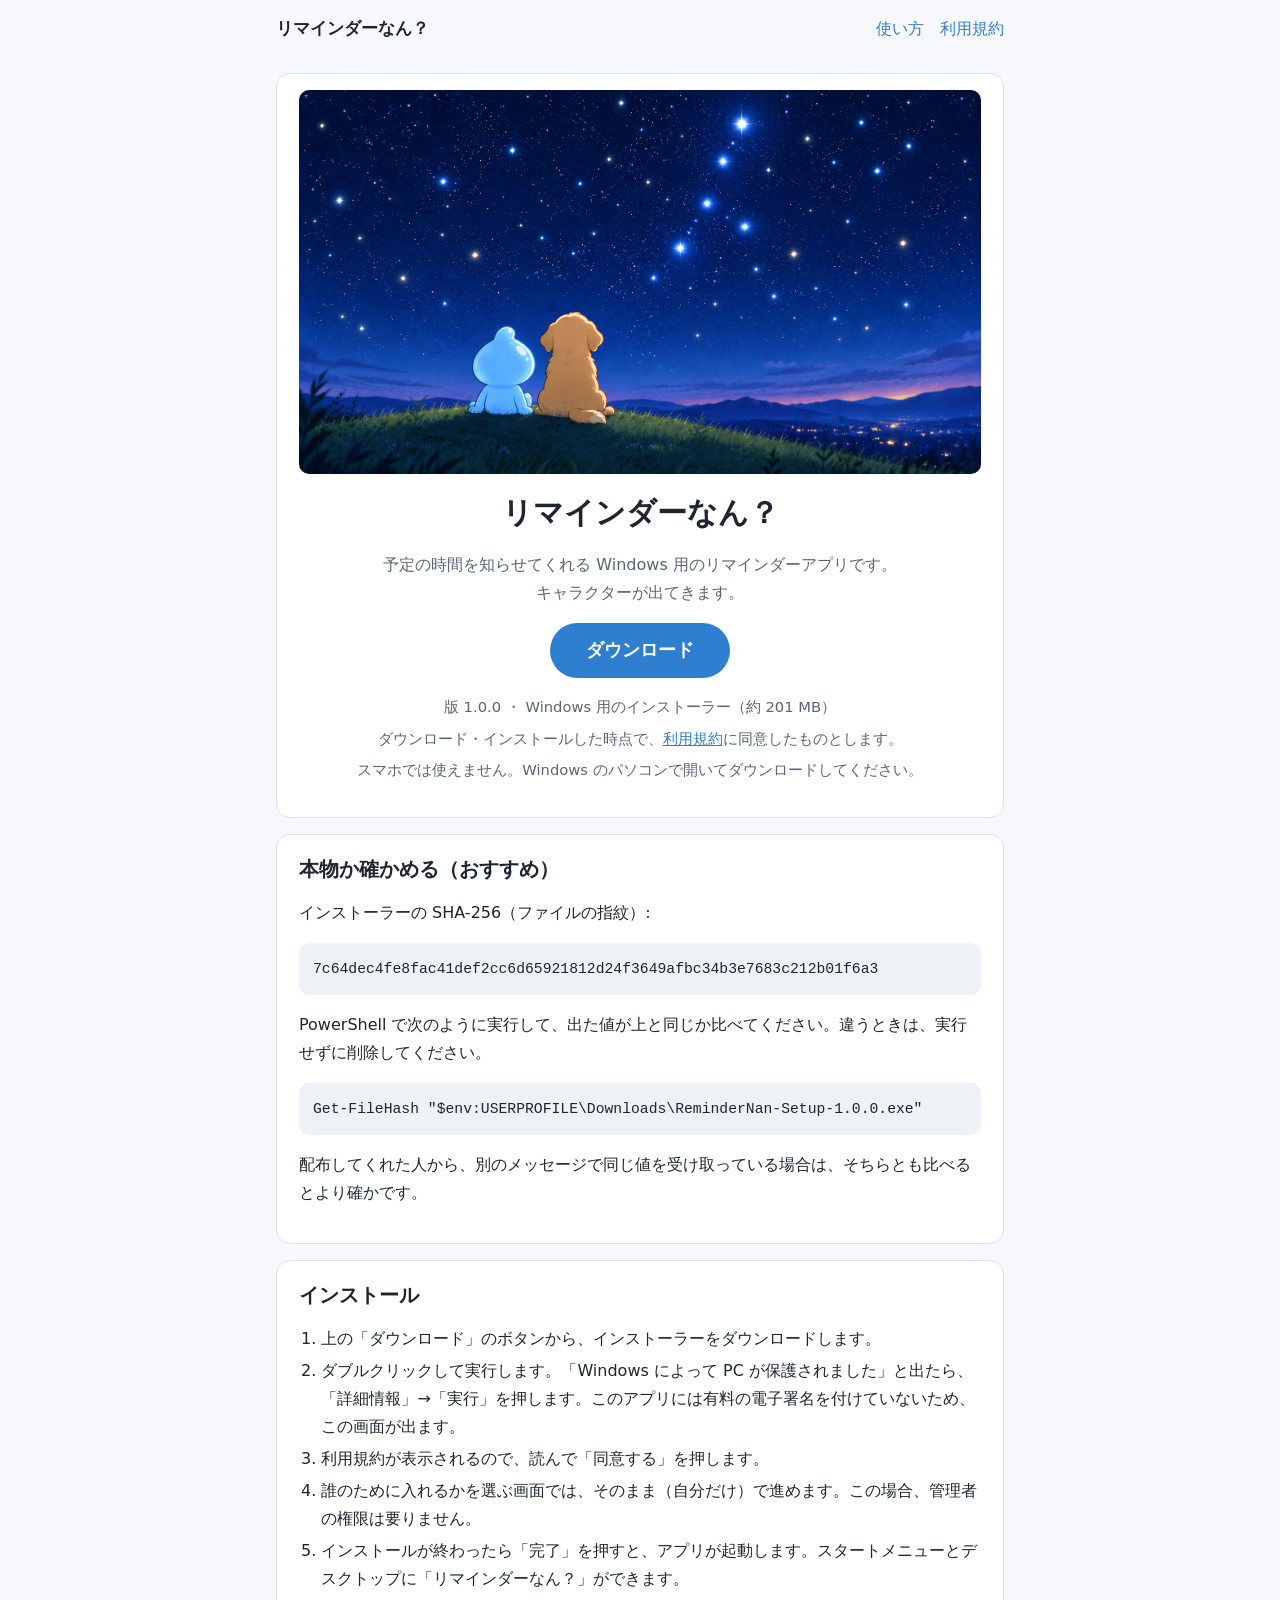
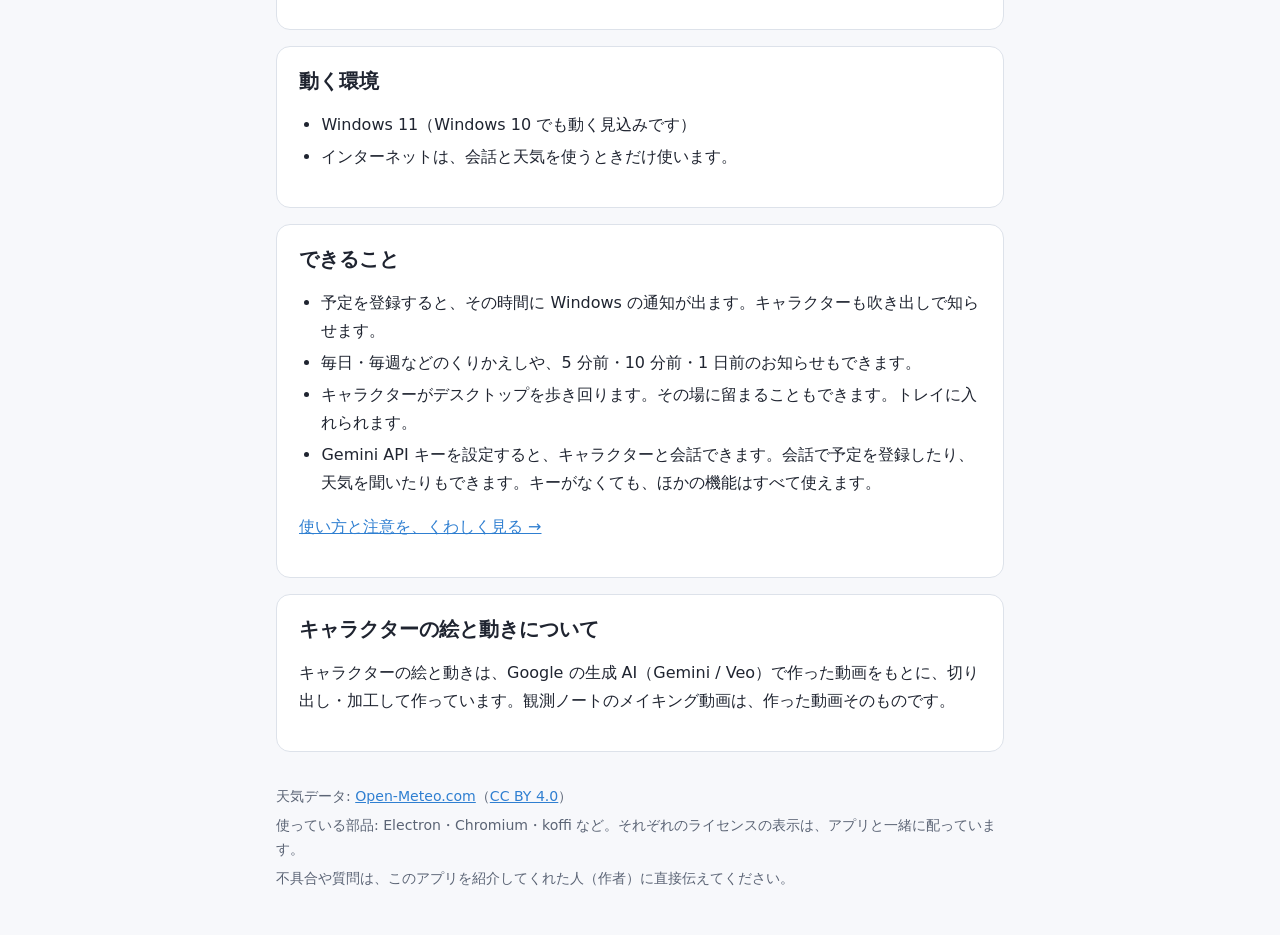
<file: site/public/index.html>
<!doctype html>
<html lang="ja">
<head>
<meta charset="utf-8">
<meta name="viewport" content="width=device-width, initial-scale=1">
<title>リマインダーなん？</title>
<meta name="description" content="予定の時間を知らせてくれる Windows 用のリマインダーアプリです。キャラクターが出てきます。">
<meta name="robots" content="noindex, nofollow">
<meta name="referrer" content="no-referrer">
<link rel="stylesheet" href="style.css">
</head>
<body>
<header class="site">
  <a class="brand" href="index.html">リマインダーなん？</a>
  <nav><a href="guide.html">使い方</a><a href="terms.html">利用規約</a></nav>
</header>
<main>
<section class="hero">
<img class="hero-image" src="nanmo-dog.png" alt="星空を見上げる、なんもと犬の後ろ姿" width="1671" height="941">
<h1>リマインダーなん？</h1>
<p class="lead">予定の時間を知らせてくれる Windows 用のリマインダーアプリです。<br>キャラクターが出てきます。</p>
<p><a class="button" href="/download">ダウンロード</a></p>
<p class="meta">版 1.0.0 ・ Windows 用のインストーラー（約 201 MB）</p>
<p class="note">ダウンロード・インストールした時点で、<a href="terms.html">利用規約</a>に同意したものとします。</p>
<p class="note">スマホでは使えません。Windows のパソコンで開いてダウンロードしてください。</p>
</section>

<section>
<h2>本物か確かめる（おすすめ）</h2>
<p>インストーラーの SHA-256（ファイルの指紋）:</p>
<pre class="hash"><code>7c64dec4fe8fac41def2cc6d65921812d24f3649afbc34b3e7683c212b01f6a3</code></pre>
<p>PowerShell で次のように実行して、出た値が上と同じか比べてください。違うときは、実行せずに削除してください。</p>
<pre><code>Get-FileHash &quot;$env:USERPROFILE\Downloads\ReminderNan-Setup-1.0.0.exe&quot;</code></pre>
<p>配布してくれた人から、別のメッセージで同じ値を受け取っている場合は、そちらとも比べるとより確かです。</p>
</section>

<section>
<h2>インストール</h2>
<ol>
<li>上の「ダウンロード」のボタンから、インストーラーをダウンロードします。
</li>
<li>ダブルクリックして実行します。「Windows によって PC が保護されました」と出たら、「詳細情報」→「実行」を押します。このアプリには有料の電子署名を付けていないため、この画面が出ます。
</li>
<li>利用規約が表示されるので、読んで「同意する」を押します。
</li>
<li>誰のために入れるかを選ぶ画面では、そのまま（自分だけ）で進めます。この場合、管理者の権限は要りません。
</li>
<li>インストールが終わったら「完了」を押すと、アプリが起動します。スタートメニューとデスクトップに「リマインダーなん？」ができます。
</li>
</ol>
</section>

<section>
<h2>動く環境</h2>
<ul>
<li>Windows 11（Windows 10 でも動く見込みです）
</li>
<li>インターネットは、会話と天気を使うときだけ使います。
</li>
</ul>
</section>

<section>
<h2>できること</h2>
<ul>
<li>予定を登録すると、その時間に Windows の通知が出ます。キャラクターも吹き出しで知らせます。
</li>
<li>毎日・毎週などのくりかえしや、5 分前・10 分前・1 日前のお知らせもできます。
</li>
<li>キャラクターがデスクトップを歩き回ります。その場に留まることもできます。トレイに入れられます。
</li>
<li>Gemini API キーを設定すると、キャラクターと会話できます。会話で予定を登録したり、天気を聞いたりもできます。キーがなくても、ほかの機能はすべて使えます。
</li>
</ul>
<p><a href="guide.html">使い方と注意を、くわしく見る →</a></p>
</section>

<section>
<h2>キャラクターの絵と動きについて</h2>
<p>キャラクターの絵と動きは、Google の生成 AI（Gemini / Veo）で作った動画をもとに、切り出し・加工して作っています。観測ノートのメイキング動画は、作った動画そのものです。</p>
</section>
</main>
<footer class="site">
  <p>天気データ: <a href="https://open-meteo.com/" rel="noreferrer">Open-Meteo.com</a>（<a href="https://creativecommons.org/licenses/by/4.0/" rel="noreferrer">CC BY 4.0</a>）</p>
  <p>使っている部品: Electron・Chromium・koffi など。それぞれのライセンスの表示は、アプリと一緒に配っています。</p>
  <p>不具合や質問は、このアプリを紹介してくれた人（作者）に直接伝えてください。</p>
</footer>
</body>
</html>
</file>
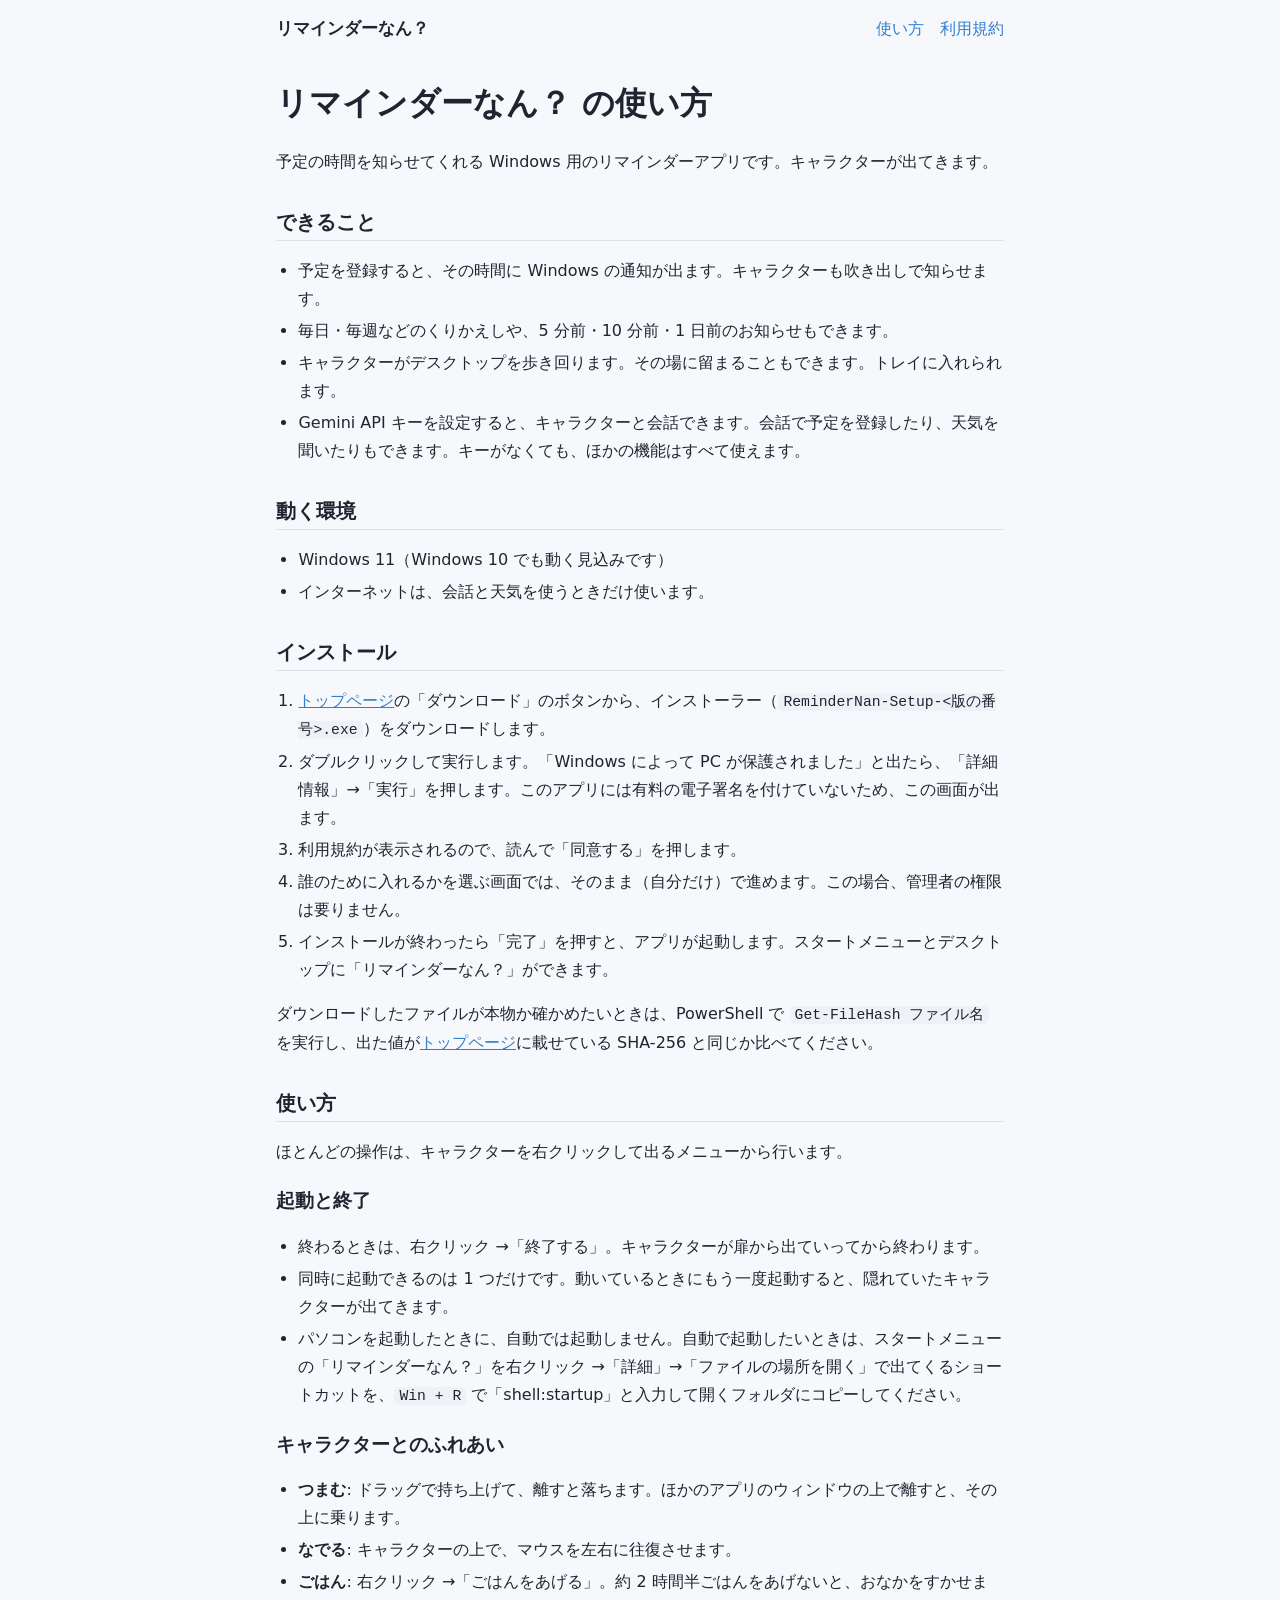
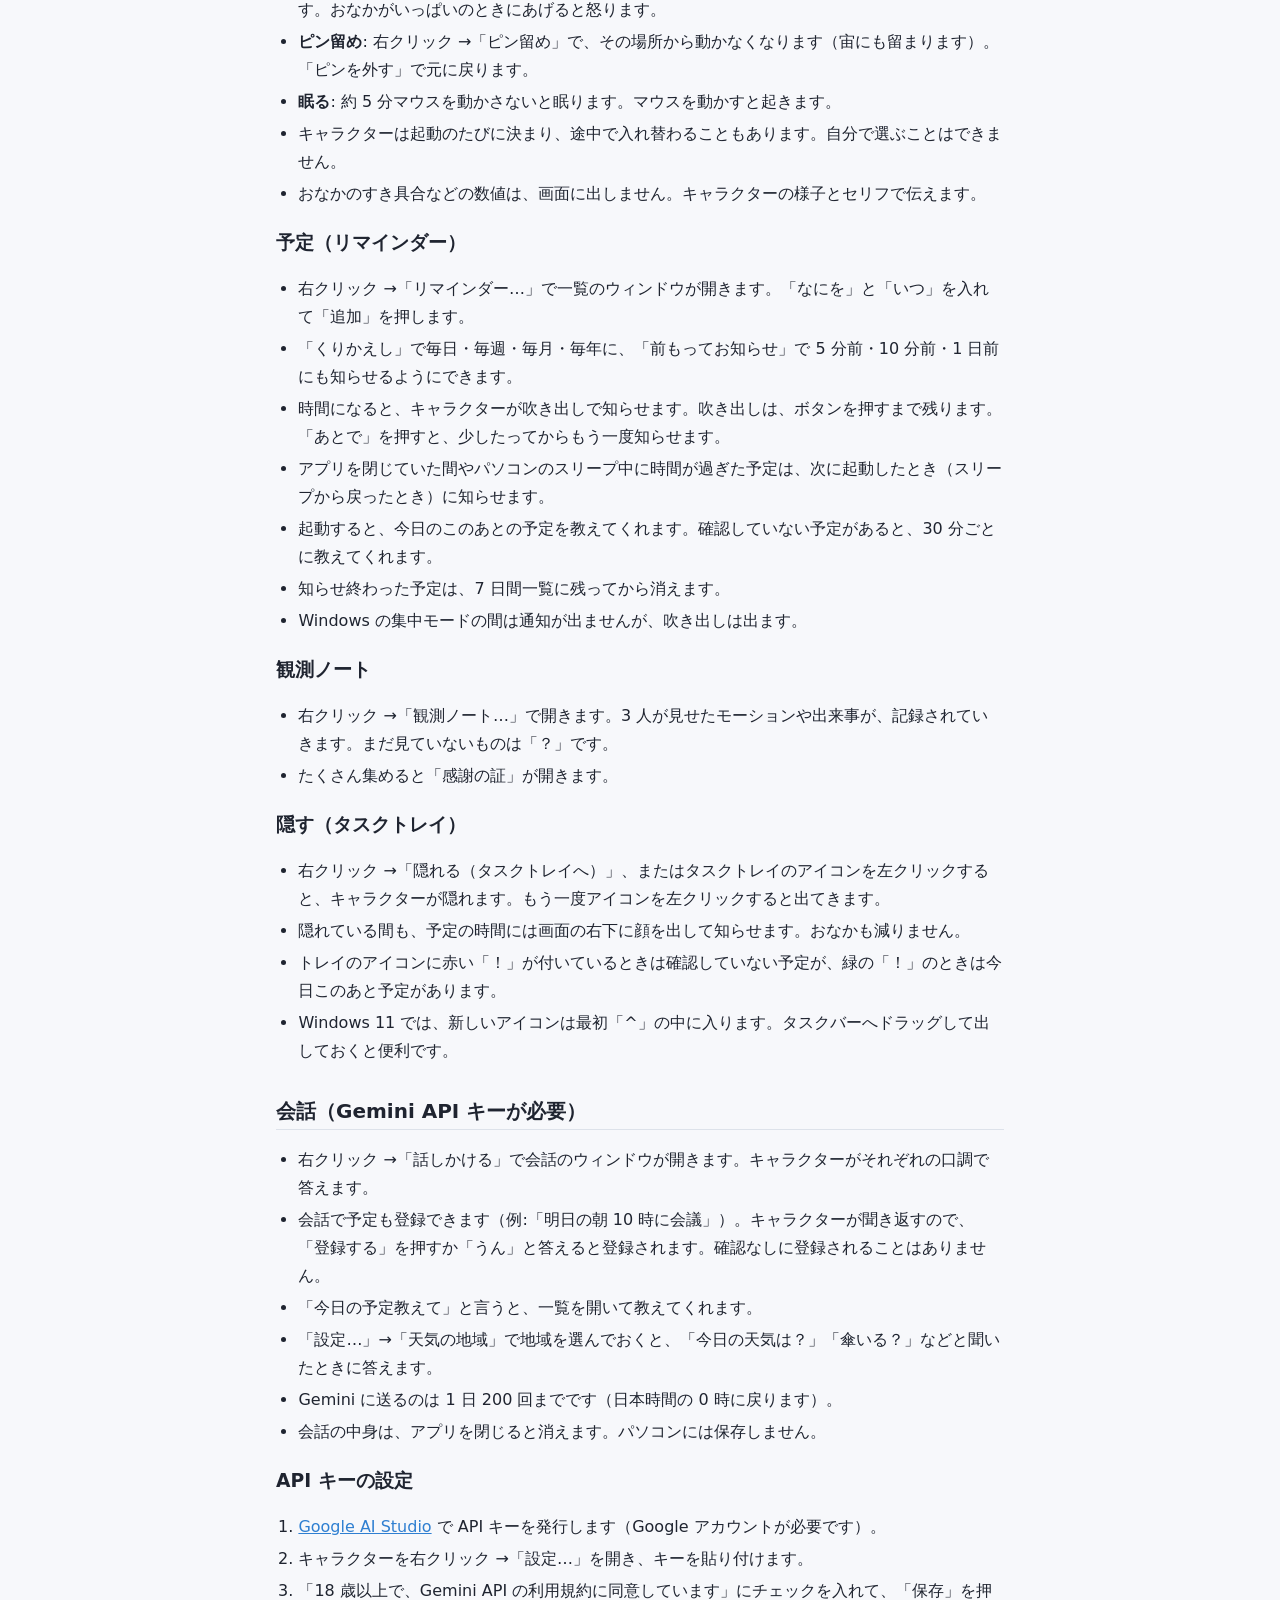
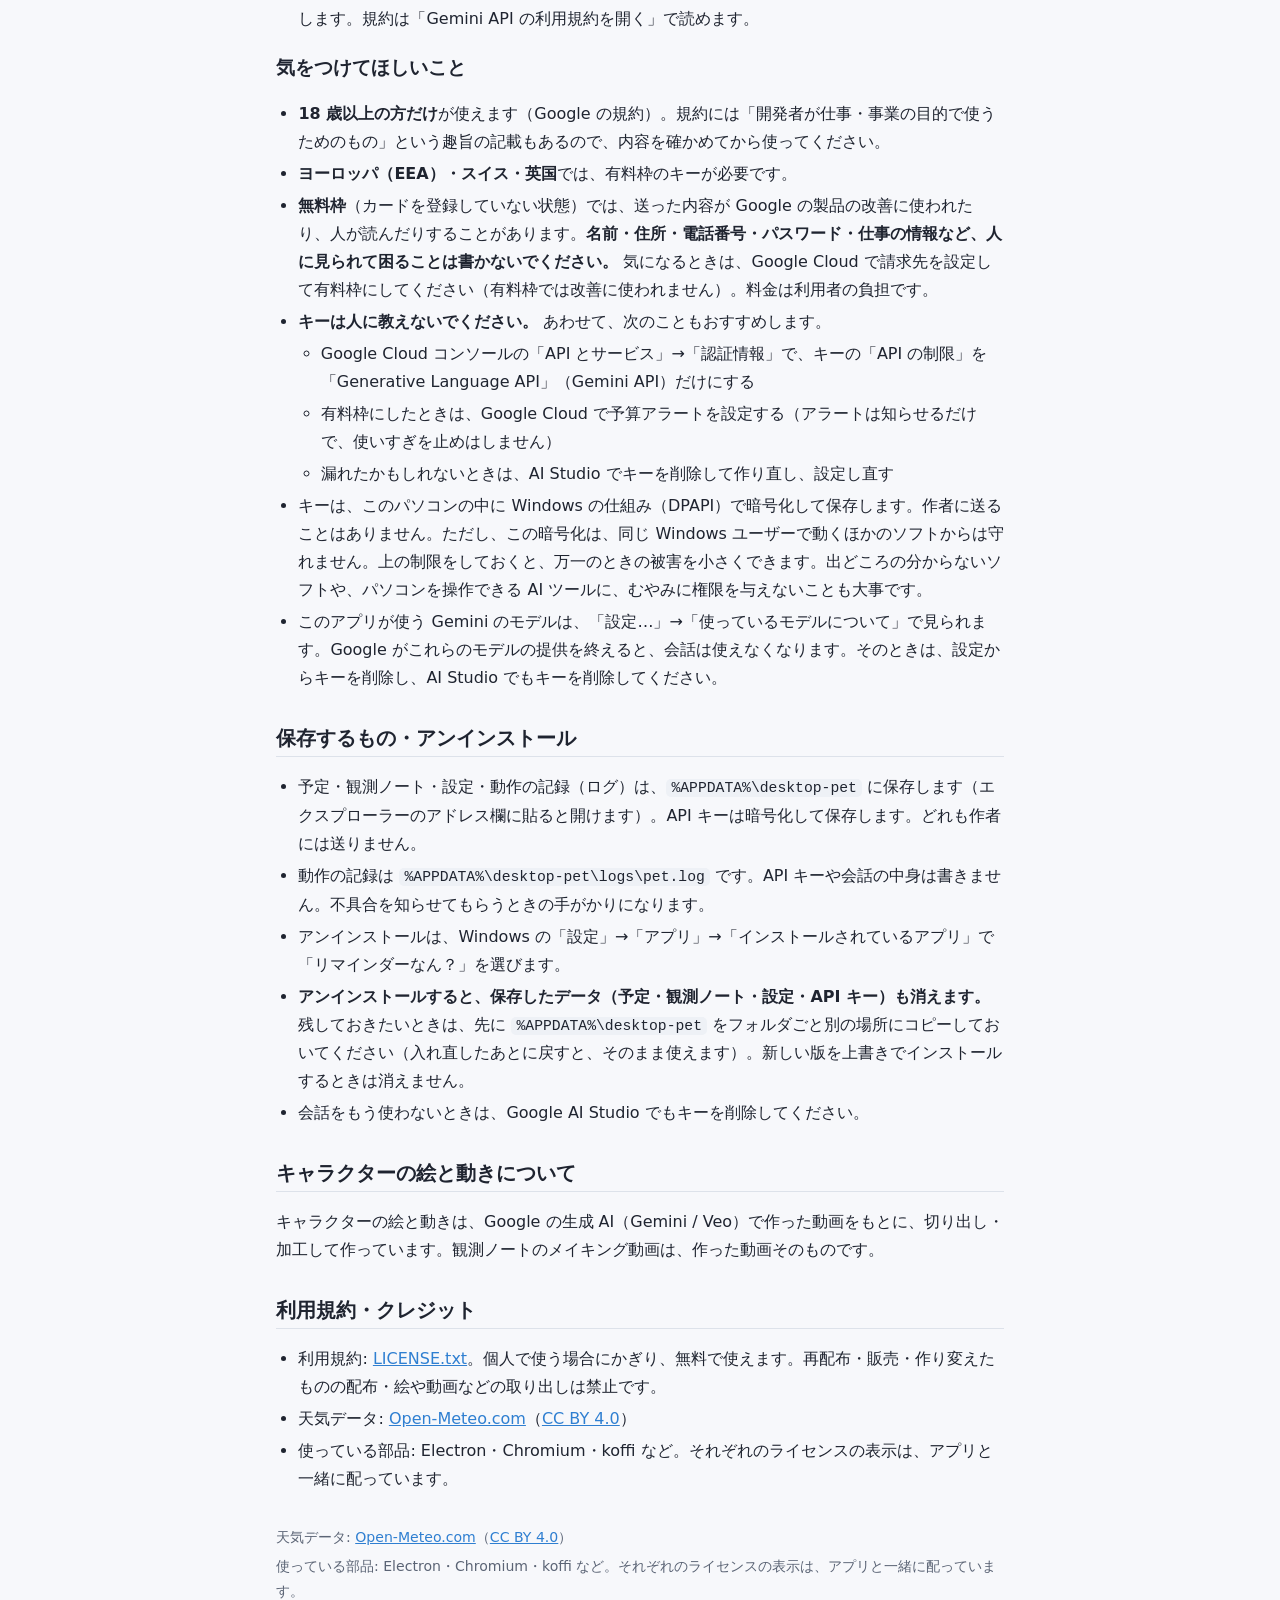
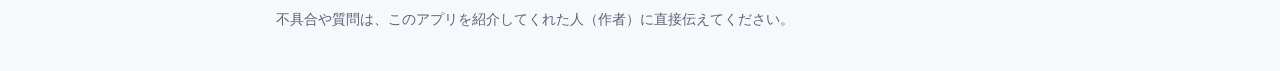
<file: site/public/guide.html>
<!doctype html>
<html lang="ja">
<head>
<meta charset="utf-8">
<meta name="viewport" content="width=device-width, initial-scale=1">
<title>使い方 - リマインダーなん？</title>
<meta name="description" content="予定の時間を知らせてくれる Windows 用のリマインダーアプリです。キャラクターが出てきます。">
<meta name="robots" content="noindex, nofollow">
<meta name="referrer" content="no-referrer">
<link rel="stylesheet" href="style.css">
</head>
<body>
<header class="site">
  <a class="brand" href="index.html">リマインダーなん？</a>
  <nav><a href="guide.html">使い方</a><a href="terms.html">利用規約</a></nav>
</header>
<main>
<h1>リマインダーなん？ の使い方</h1>
<p>予定の時間を知らせてくれる Windows 用のリマインダーアプリです。キャラクターが出てきます。</p>
<h2>できること</h2>
<ul>
<li>予定を登録すると、その時間に Windows の通知が出ます。キャラクターも吹き出しで知らせます。
</li>
<li>毎日・毎週などのくりかえしや、5 分前・10 分前・1 日前のお知らせもできます。
</li>
<li>キャラクターがデスクトップを歩き回ります。その場に留まることもできます。トレイに入れられます。
</li>
<li>Gemini API キーを設定すると、キャラクターと会話できます。会話で予定を登録したり、天気を聞いたりもできます。キーがなくても、ほかの機能はすべて使えます。
</li>
</ul>
<h2>動く環境</h2>
<ul>
<li>Windows 11（Windows 10 でも動く見込みです）
</li>
<li>インターネットは、会話と天気を使うときだけ使います。
</li>
</ul>
<h2>インストール</h2>
<ol>
<li><a href="index.html">トップページ</a>の「ダウンロード」のボタンから、インストーラー（<code>ReminderNan-Setup-&lt;版の番号&gt;.exe</code>）をダウンロードします。
</li>
<li>ダブルクリックして実行します。「Windows によって PC が保護されました」と出たら、「詳細情報」→「実行」を押します。このアプリには有料の電子署名を付けていないため、この画面が出ます。
</li>
<li>利用規約が表示されるので、読んで「同意する」を押します。
</li>
<li>誰のために入れるかを選ぶ画面では、そのまま（自分だけ）で進めます。この場合、管理者の権限は要りません。
</li>
<li>インストールが終わったら「完了」を押すと、アプリが起動します。スタートメニューとデスクトップに「リマインダーなん？」ができます。
</li>
</ol>
<p>ダウンロードしたファイルが本物か確かめたいときは、PowerShell で <code>Get-FileHash ファイル名</code> を実行し、出た値が<a href="index.html">トップページ</a>に載せている SHA-256 と同じか比べてください。</p>
<h2>使い方</h2>
<p>ほとんどの操作は、キャラクターを右クリックして出るメニューから行います。</p>
<h3>起動と終了</h3>
<ul>
<li>終わるときは、右クリック →「終了する」。キャラクターが扉から出ていってから終わります。
</li>
<li>同時に起動できるのは 1 つだけです。動いているときにもう一度起動すると、隠れていたキャラクターが出てきます。
</li>
<li>パソコンを起動したときに、自動では起動しません。自動で起動したいときは、スタートメニューの「リマインダーなん？」を右クリック →「詳細」→「ファイルの場所を開く」で出てくるショートカットを、<code>Win + R</code> で「shell:startup」と入力して開くフォルダにコピーしてください。
</li>
</ul>
<h3>キャラクターとのふれあい</h3>
<ul>
<li><strong>つまむ</strong>: ドラッグで持ち上げて、離すと落ちます。ほかのアプリのウィンドウの上で離すと、その上に乗ります。
</li>
<li><strong>なでる</strong>: キャラクターの上で、マウスを左右に往復させます。
</li>
<li><strong>ごはん</strong>: 右クリック →「ごはんをあげる」。約 2 時間半ごはんをあげないと、おなかをすかせます。おなかがいっぱいのときにあげると怒ります。
</li>
<li><strong>ピン留め</strong>: 右クリック →「ピン留め」で、その場所から動かなくなります（宙にも留まります）。「ピンを外す」で元に戻ります。
</li>
<li><strong>眠る</strong>: 約 5 分マウスを動かさないと眠ります。マウスを動かすと起きます。
</li>
<li>キャラクターは起動のたびに決まり、途中で入れ替わることもあります。自分で選ぶことはできません。
</li>
<li>おなかのすき具合などの数値は、画面に出しません。キャラクターの様子とセリフで伝えます。
</li>
</ul>
<h3>予定（リマインダー）</h3>
<ul>
<li>右クリック →「リマインダー…」で一覧のウィンドウが開きます。「なにを」と「いつ」を入れて「追加」を押します。
</li>
<li>「くりかえし」で毎日・毎週・毎月・毎年に、「前もってお知らせ」で 5 分前・10 分前・1 日前にも知らせるようにできます。
</li>
<li>時間になると、キャラクターが吹き出しで知らせます。吹き出しは、ボタンを押すまで残ります。「あとで」を押すと、少したってからもう一度知らせます。
</li>
<li>アプリを閉じていた間やパソコンのスリープ中に時間が過ぎた予定は、次に起動したとき（スリープから戻ったとき）に知らせます。
</li>
<li>起動すると、今日のこのあとの予定を教えてくれます。確認していない予定があると、30 分ごとに教えてくれます。
</li>
<li>知らせ終わった予定は、7 日間一覧に残ってから消えます。
</li>
<li>Windows の集中モードの間は通知が出ませんが、吹き出しは出ます。
</li>
</ul>
<h3>観測ノート</h3>
<ul>
<li>右クリック →「観測ノート…」で開きます。3 人が見せたモーションや出来事が、記録されていきます。まだ見ていないものは「？」です。
</li>
<li>たくさん集めると「感謝の証」が開きます。
</li>
</ul>
<h3>隠す（タスクトレイ）</h3>
<ul>
<li>右クリック →「隠れる（タスクトレイへ）」、またはタスクトレイのアイコンを左クリックすると、キャラクターが隠れます。もう一度アイコンを左クリックすると出てきます。
</li>
<li>隠れている間も、予定の時間には画面の右下に顔を出して知らせます。おなかも減りません。
</li>
<li>トレイのアイコンに赤い「！」が付いているときは確認していない予定が、緑の「！」のときは今日このあと予定があります。
</li>
<li>Windows 11 では、新しいアイコンは最初「^」の中に入ります。タスクバーへドラッグして出しておくと便利です。
</li>
</ul>
<h2>会話（Gemini API キーが必要）</h2>
<ul>
<li>右クリック →「話しかける」で会話のウィンドウが開きます。キャラクターがそれぞれの口調で答えます。
</li>
<li>会話で予定も登録できます（例:「明日の朝 10 時に会議」）。キャラクターが聞き返すので、「登録する」を押すか「うん」と答えると登録されます。確認なしに登録されることはありません。
</li>
<li>「今日の予定教えて」と言うと、一覧を開いて教えてくれます。
</li>
<li>「設定…」→「天気の地域」で地域を選んでおくと、「今日の天気は？」「傘いる？」などと聞いたときに答えます。
</li>
<li>Gemini に送るのは 1 日 200 回までです（日本時間の 0 時に戻ります）。
</li>
<li>会話の中身は、アプリを閉じると消えます。パソコンには保存しません。
</li>
</ul>
<h3>API キーの設定</h3>
<ol>
<li><a href="https://aistudio.google.com/" rel="noreferrer">Google AI Studio</a> で API キーを発行します（Google アカウントが必要です）。
</li>
<li>キャラクターを右クリック →「設定…」を開き、キーを貼り付けます。
</li>
<li>「18 歳以上で、Gemini API の利用規約に同意しています」にチェックを入れて、「保存」を押します。規約は「Gemini API の利用規約を開く」で読めます。
</li>
</ol>
<h3>気をつけてほしいこと</h3>
<ul>
<li><strong>18 歳以上の方だけ</strong>が使えます（Google の規約）。規約には「開発者が仕事・事業の目的で使うためのもの」という趣旨の記載もあるので、内容を確かめてから使ってください。
</li>
<li><strong>ヨーロッパ（EEA）・スイス・英国</strong>では、有料枠のキーが必要です。
</li>
<li><strong>無料枠</strong>（カードを登録していない状態）では、送った内容が Google の製品の改善に使われたり、人が読んだりすることがあります。<strong>名前・住所・電話番号・パスワード・仕事の情報など、人に見られて困ることは書かないでください。</strong> 気になるときは、Google Cloud で請求先を設定して有料枠にしてください（有料枠では改善に使われません）。料金は利用者の負担です。
</li>
<li><strong>キーは人に教えないでください。</strong> あわせて、次のこともおすすめします。
<ul>
<li>Google Cloud コンソールの「API とサービス」→「認証情報」で、キーの「API の制限」を「Generative Language API」（Gemini API）だけにする
</li>
<li>有料枠にしたときは、Google Cloud で予算アラートを設定する（アラートは知らせるだけで、使いすぎを止めはしません）
</li>
<li>漏れたかもしれないときは、AI Studio でキーを削除して作り直し、設定し直す
</li>
</ul>
</li>
<li>キーは、このパソコンの中に Windows の仕組み（DPAPI）で暗号化して保存します。作者に送ることはありません。ただし、この暗号化は、同じ Windows ユーザーで動くほかのソフトからは守れません。上の制限をしておくと、万一のときの被害を小さくできます。出どころの分からないソフトや、パソコンを操作できる AI ツールに、むやみに権限を与えないことも大事です。
</li>
<li>このアプリが使う Gemini のモデルは、「設定…」→「使っているモデルについて」で見られます。Google がこれらのモデルの提供を終えると、会話は使えなくなります。そのときは、設定からキーを削除し、AI Studio でもキーを削除してください。
</li>
</ul>
<h2>保存するもの・アンインストール</h2>
<ul>
<li>予定・観測ノート・設定・動作の記録（ログ）は、<code>%APPDATA%\desktop-pet</code> に保存します（エクスプローラーのアドレス欄に貼ると開けます）。API キーは暗号化して保存します。どれも作者には送りません。
</li>
<li>動作の記録は <code>%APPDATA%\desktop-pet\logs\pet.log</code> です。API キーや会話の中身は書きません。不具合を知らせてもらうときの手がかりになります。
</li>
<li>アンインストールは、Windows の「設定」→「アプリ」→「インストールされているアプリ」で「リマインダーなん？」を選びます。
</li>
<li><strong>アンインストールすると、保存したデータ（予定・観測ノート・設定・API キー）も消えます。</strong> 残しておきたいときは、先に <code>%APPDATA%\desktop-pet</code> をフォルダごと別の場所にコピーしておいてください（入れ直したあとに戻すと、そのまま使えます）。新しい版を上書きでインストールするときは消えません。
</li>
<li>会話をもう使わないときは、Google AI Studio でもキーを削除してください。
</li>
</ul>
<h2>キャラクターの絵と動きについて</h2>
<p>キャラクターの絵と動きは、Google の生成 AI（Gemini / Veo）で作った動画をもとに、切り出し・加工して作っています。観測ノートのメイキング動画は、作った動画そのものです。</p>
<h2>利用規約・クレジット</h2>
<ul>
<li>利用規約: <a href="terms.html">LICENSE.txt</a>。個人で使う場合にかぎり、無料で使えます。再配布・販売・作り変えたものの配布・絵や動画などの取り出しは禁止です。
</li>
<li>天気データ: <a href="https://open-meteo.com/" rel="noreferrer">Open-Meteo.com</a>（<a href="https://creativecommons.org/licenses/by/4.0/" rel="noreferrer">CC BY 4.0</a>）
</li>
<li>使っている部品: Electron・Chromium・koffi など。それぞれのライセンスの表示は、アプリと一緒に配っています。
</li>
</ul>
</main>
<footer class="site">
  <p>天気データ: <a href="https://open-meteo.com/" rel="noreferrer">Open-Meteo.com</a>（<a href="https://creativecommons.org/licenses/by/4.0/" rel="noreferrer">CC BY 4.0</a>）</p>
  <p>使っている部品: Electron・Chromium・koffi など。それぞれのライセンスの表示は、アプリと一緒に配っています。</p>
  <p>不具合や質問は、このアプリを紹介してくれた人（作者）に直接伝えてください。</p>
</footer>
</body>
</html>
</file>
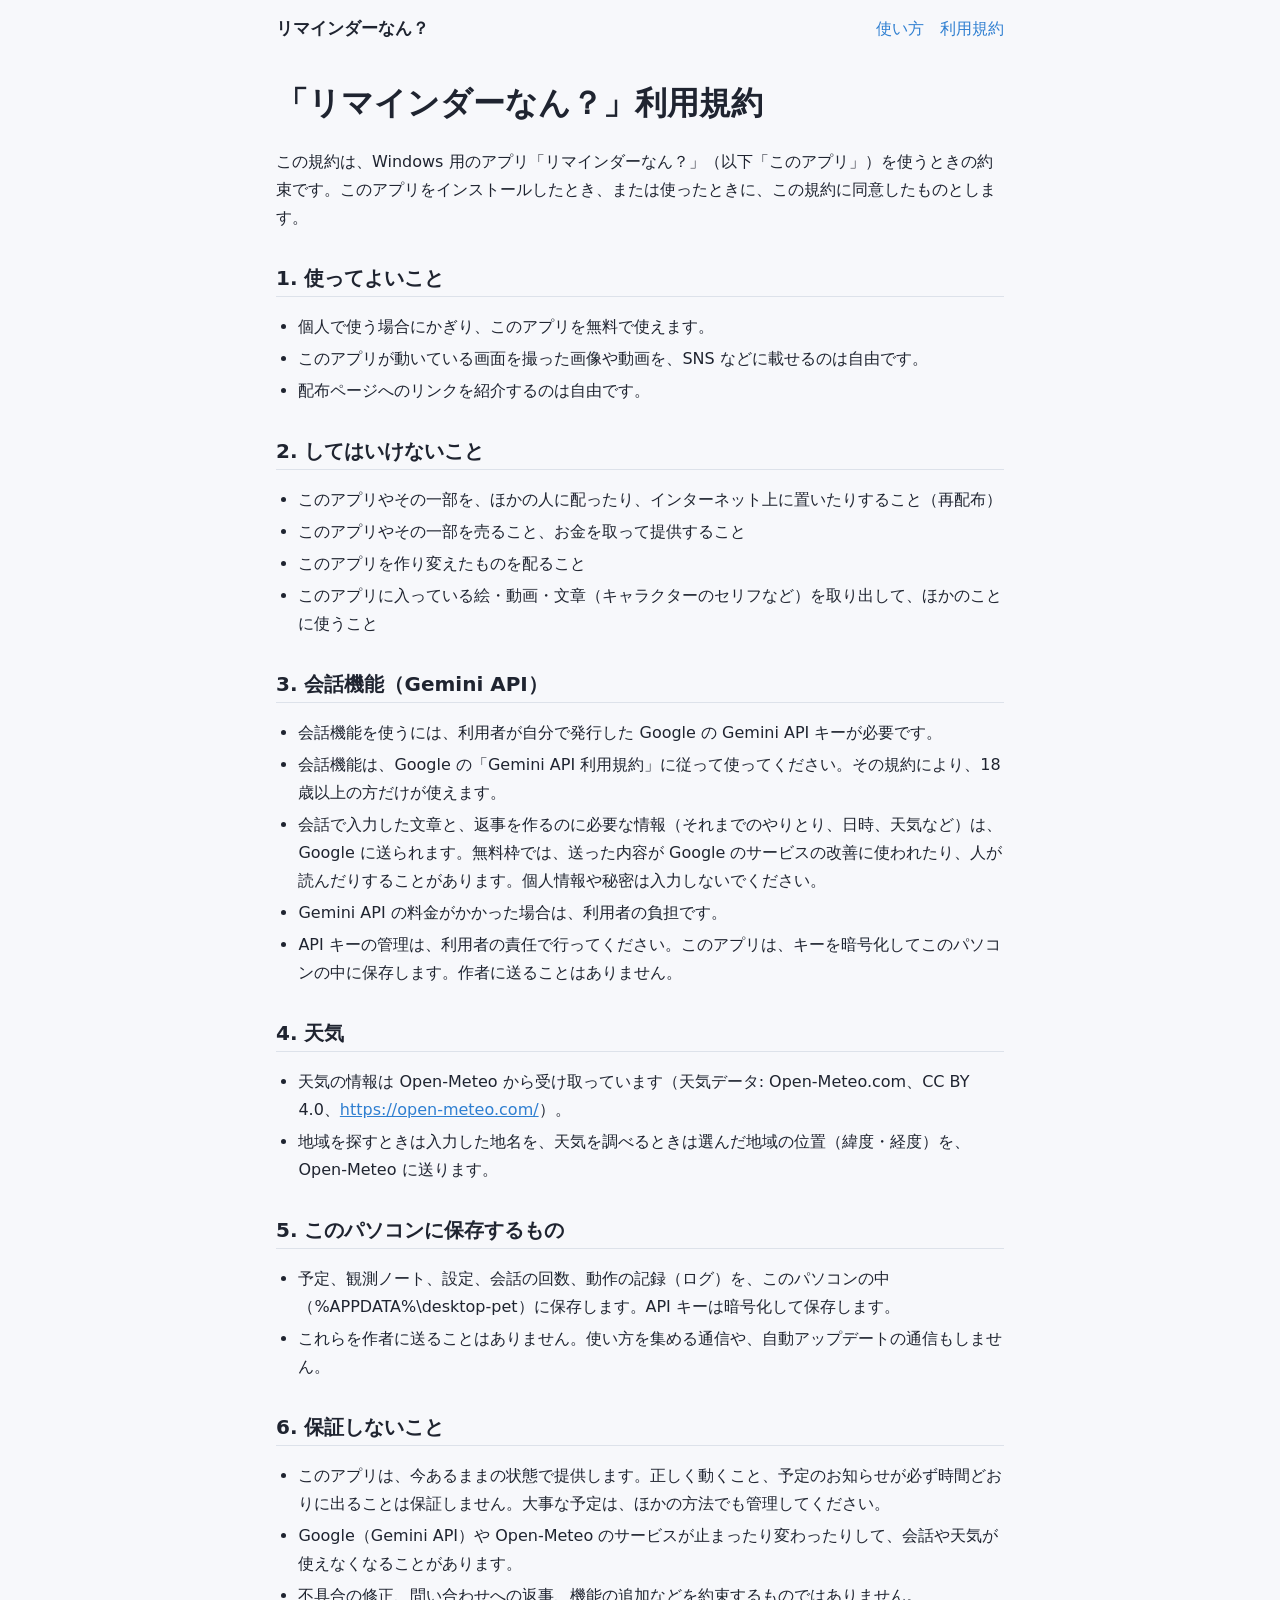
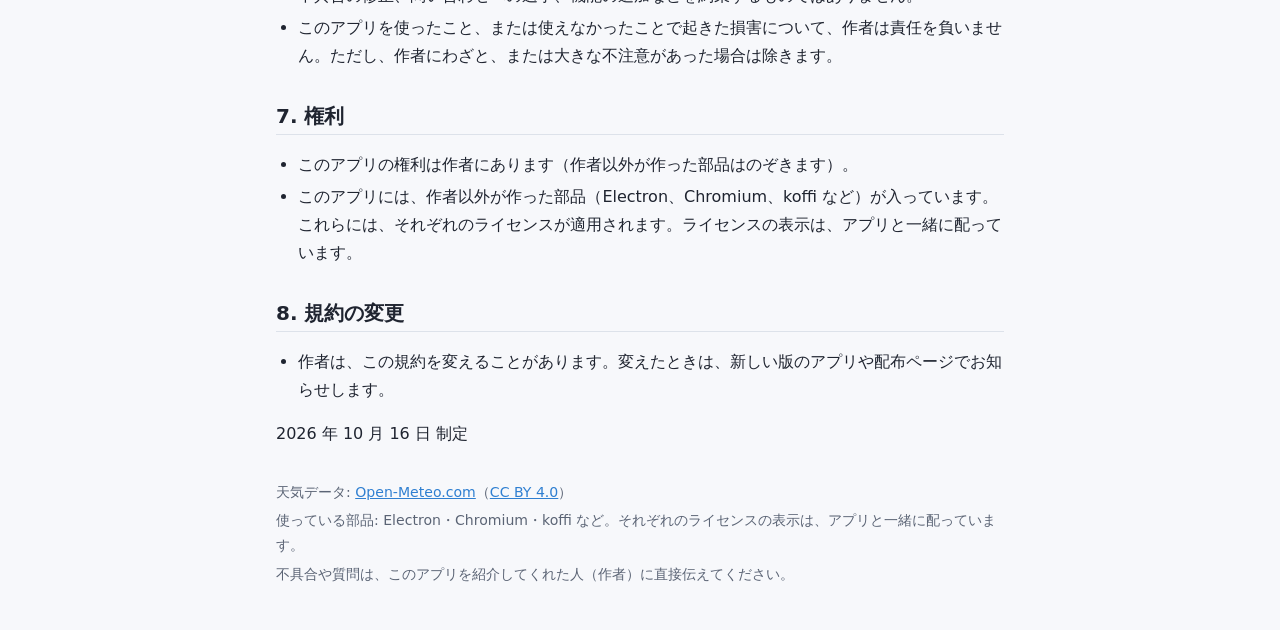
<file: site/public/terms.html>
<!doctype html>
<html lang="ja">
<head>
<meta charset="utf-8">
<meta name="viewport" content="width=device-width, initial-scale=1">
<title>利用規約 - リマインダーなん？</title>
<meta name="description" content="予定の時間を知らせてくれる Windows 用のリマインダーアプリです。キャラクターが出てきます。">
<meta name="robots" content="noindex, nofollow">
<meta name="referrer" content="no-referrer">
<link rel="stylesheet" href="style.css">
</head>
<body>
<header class="site">
  <a class="brand" href="index.html">リマインダーなん？</a>
  <nav><a href="guide.html">使い方</a><a href="terms.html">利用規約</a></nav>
</header>
<main>
<h1>「リマインダーなん？」利用規約</h1>
<p>この規約は、Windows 用のアプリ「リマインダーなん？」（以下「このアプリ」）を使うときの約束です。このアプリをインストールしたとき、または使ったときに、この規約に同意したものとします。</p>
<h2>1. 使ってよいこと</h2>
<ul>
<li>個人で使う場合にかぎり、このアプリを無料で使えます。</li>
<li>このアプリが動いている画面を撮った画像や動画を、SNS などに載せるのは自由です。</li>
<li>配布ページへのリンクを紹介するのは自由です。</li>
</ul>
<h2>2. してはいけないこと</h2>
<ul>
<li>このアプリやその一部を、ほかの人に配ったり、インターネット上に置いたりすること（再配布）</li>
<li>このアプリやその一部を売ること、お金を取って提供すること</li>
<li>このアプリを作り変えたものを配ること</li>
<li>このアプリに入っている絵・動画・文章（キャラクターのセリフなど）を取り出して、ほかのことに使うこと</li>
</ul>
<h2>3. 会話機能（Gemini API）</h2>
<ul>
<li>会話機能を使うには、利用者が自分で発行した Google の Gemini API キーが必要です。</li>
<li>会話機能は、Google の「Gemini API 利用規約」に従って使ってください。その規約により、18 歳以上の方だけが使えます。</li>
<li>会話で入力した文章と、返事を作るのに必要な情報（それまでのやりとり、日時、天気など）は、Google に送られます。無料枠では、送った内容が Google のサービスの改善に使われたり、人が読んだりすることがあります。個人情報や秘密は入力しないでください。</li>
<li>Gemini API の料金がかかった場合は、利用者の負担です。</li>
<li>API キーの管理は、利用者の責任で行ってください。このアプリは、キーを暗号化してこのパソコンの中に保存します。作者に送ることはありません。</li>
</ul>
<h2>4. 天気</h2>
<ul>
<li>天気の情報は Open-Meteo から受け取っています（天気データ: Open-Meteo.com、CC BY 4.0、<a href="https://open-meteo.com/" rel="noreferrer">https://open-meteo.com/</a>）。</li>
<li>地域を探すときは入力した地名を、天気を調べるときは選んだ地域の位置（緯度・経度）を、Open-Meteo に送ります。</li>
</ul>
<h2>5. このパソコンに保存するもの</h2>
<ul>
<li>予定、観測ノート、設定、会話の回数、動作の記録（ログ）を、このパソコンの中（%APPDATA%\desktop-pet）に保存します。API キーは暗号化して保存します。</li>
<li>これらを作者に送ることはありません。使い方を集める通信や、自動アップデートの通信もしません。</li>
</ul>
<h2>6. 保証しないこと</h2>
<ul>
<li>このアプリは、今あるままの状態で提供します。正しく動くこと、予定のお知らせが必ず時間どおりに出ることは保証しません。大事な予定は、ほかの方法でも管理してください。</li>
<li>Google（Gemini API）や Open-Meteo のサービスが止まったり変わったりして、会話や天気が使えなくなることがあります。</li>
<li>不具合の修正、問い合わせへの返事、機能の追加などを約束するものではありません。</li>
<li>このアプリを使ったこと、または使えなかったことで起きた損害について、作者は責任を負いません。ただし、作者にわざと、または大きな不注意があった場合は除きます。</li>
</ul>
<h2>7. 権利</h2>
<ul>
<li>このアプリの権利は作者にあります（作者以外が作った部品はのぞきます）。</li>
<li>このアプリには、作者以外が作った部品（Electron、Chromium、koffi など）が入っています。これらには、それぞれのライセンスが適用されます。ライセンスの表示は、アプリと一緒に配っています。</li>
</ul>
<h2>8. 規約の変更</h2>
<ul>
<li>作者は、この規約を変えることがあります。変えたときは、新しい版のアプリや配布ページでお知らせします。</li>
</ul>
<p>2026 年 10 月 16 日 制定</p>
</main>
<footer class="site">
  <p>天気データ: <a href="https://open-meteo.com/" rel="noreferrer">Open-Meteo.com</a>（<a href="https://creativecommons.org/licenses/by/4.0/" rel="noreferrer">CC BY 4.0</a>）</p>
  <p>使っている部品: Electron・Chromium・koffi など。それぞれのライセンスの表示は、アプリと一緒に配っています。</p>
  <p>不具合や質問は、このアプリを紹介してくれた人（作者）に直接伝えてください。</p>
</footer>
</body>
</html>
</file>
<file: site/public/style.css>
:root {
  --bg: #f7f8fb;
  --surface: #ffffff;
  --text: #1f2430;
  --muted: #5b6475;
  --line: #dde2ea;
  --accent: #2f7fd1;
  --accent-text: #ffffff;
  --code-bg: #eef1f6;
  color-scheme: light;
}
@media (prefers-color-scheme: dark) {
  :root {
    --bg: #15181e;
    --surface: #1d2129;
    --text: #e8ebf1;
    --muted: #a3acbb;
    --line: #313744;
    --accent: #5aa2ea;
    --accent-text: #0d1117;
    --code-bg: #262b35;
    color-scheme: dark;
  }
}
* { box-sizing: border-box; }
body {
  margin: 0;
  background: var(--bg);
  color: var(--text);
  font-family: "Segoe UI", "Hiragino Sans", "Yu Gothic UI", "Meiryo", system-ui, sans-serif;
  line-height: 1.75;
  font-size: 16px;
}
a { color: var(--accent); }
header.site, main, footer.site { max-width: 760px; margin: 0 auto; padding: 0 16px; }
header.site { display: flex; align-items: center; justify-content: space-between; gap: 12px; padding-top: 14px; padding-bottom: 14px; flex-wrap: wrap; }
.brand { color: var(--text); text-decoration: none; font-weight: 700; font-size: 1.05rem; }
nav { display: flex; gap: 16px; }
nav a { text-decoration: none; }
main section, main > h1, main > h2, main > h3, main > p, main > ul, main > ol, main > pre, main > blockquote { }
main section { background: var(--surface); border: 1px solid var(--line); border-radius: 14px; padding: 20px 22px; margin: 16px 0; }
.hero { text-align: center; padding-top: 16px; padding-bottom: 28px; }
.hero-image { display: block; width: 100%; height: auto; border-radius: 10px; margin: 0 0 18px; }
.hero h1 { margin: 8px 0 4px; font-size: 1.9rem; }
.lead { color: var(--muted); }
.button { display: inline-block; background: var(--accent); color: var(--accent-text); text-decoration: none; font-weight: 700; font-size: 1.1rem; padding: 12px 36px; border-radius: 999px; }
.button:hover { filter: brightness(1.08); }
.meta, .note { color: var(--muted); font-size: 0.92rem; margin: 6px 0; }
h1, h2, h3 { line-height: 1.4; }
h2 { font-size: 1.25rem; margin: 0 0 8px; }
main > h1 { margin-top: 24px; }
main > h2 { margin-top: 32px; padding-bottom: 4px; border-bottom: 1px solid var(--line); }
main > h3 { margin-top: 22px; }
ul, ol { padding-left: 1.4em; }
li { margin: 4px 0; }
code { background: var(--code-bg); border-radius: 5px; padding: 1px 5px; font-family: Consolas, "Cascadia Mono", monospace; font-size: 0.92em; }
pre { background: var(--code-bg); border-radius: 10px; padding: 12px 14px; overflow-x: auto; }
pre code { background: none; padding: 0; }
pre.hash code { word-break: break-all; white-space: pre-wrap; }
blockquote { margin: 16px 0; padding: 4px 16px; border-left: 4px solid var(--accent); background: var(--surface); border-radius: 0 10px 10px 0; }
footer.site { color: var(--muted); font-size: 0.88rem; padding-top: 12px; padding-bottom: 40px; }
footer.site p { margin: 4px 0; }
</file>
